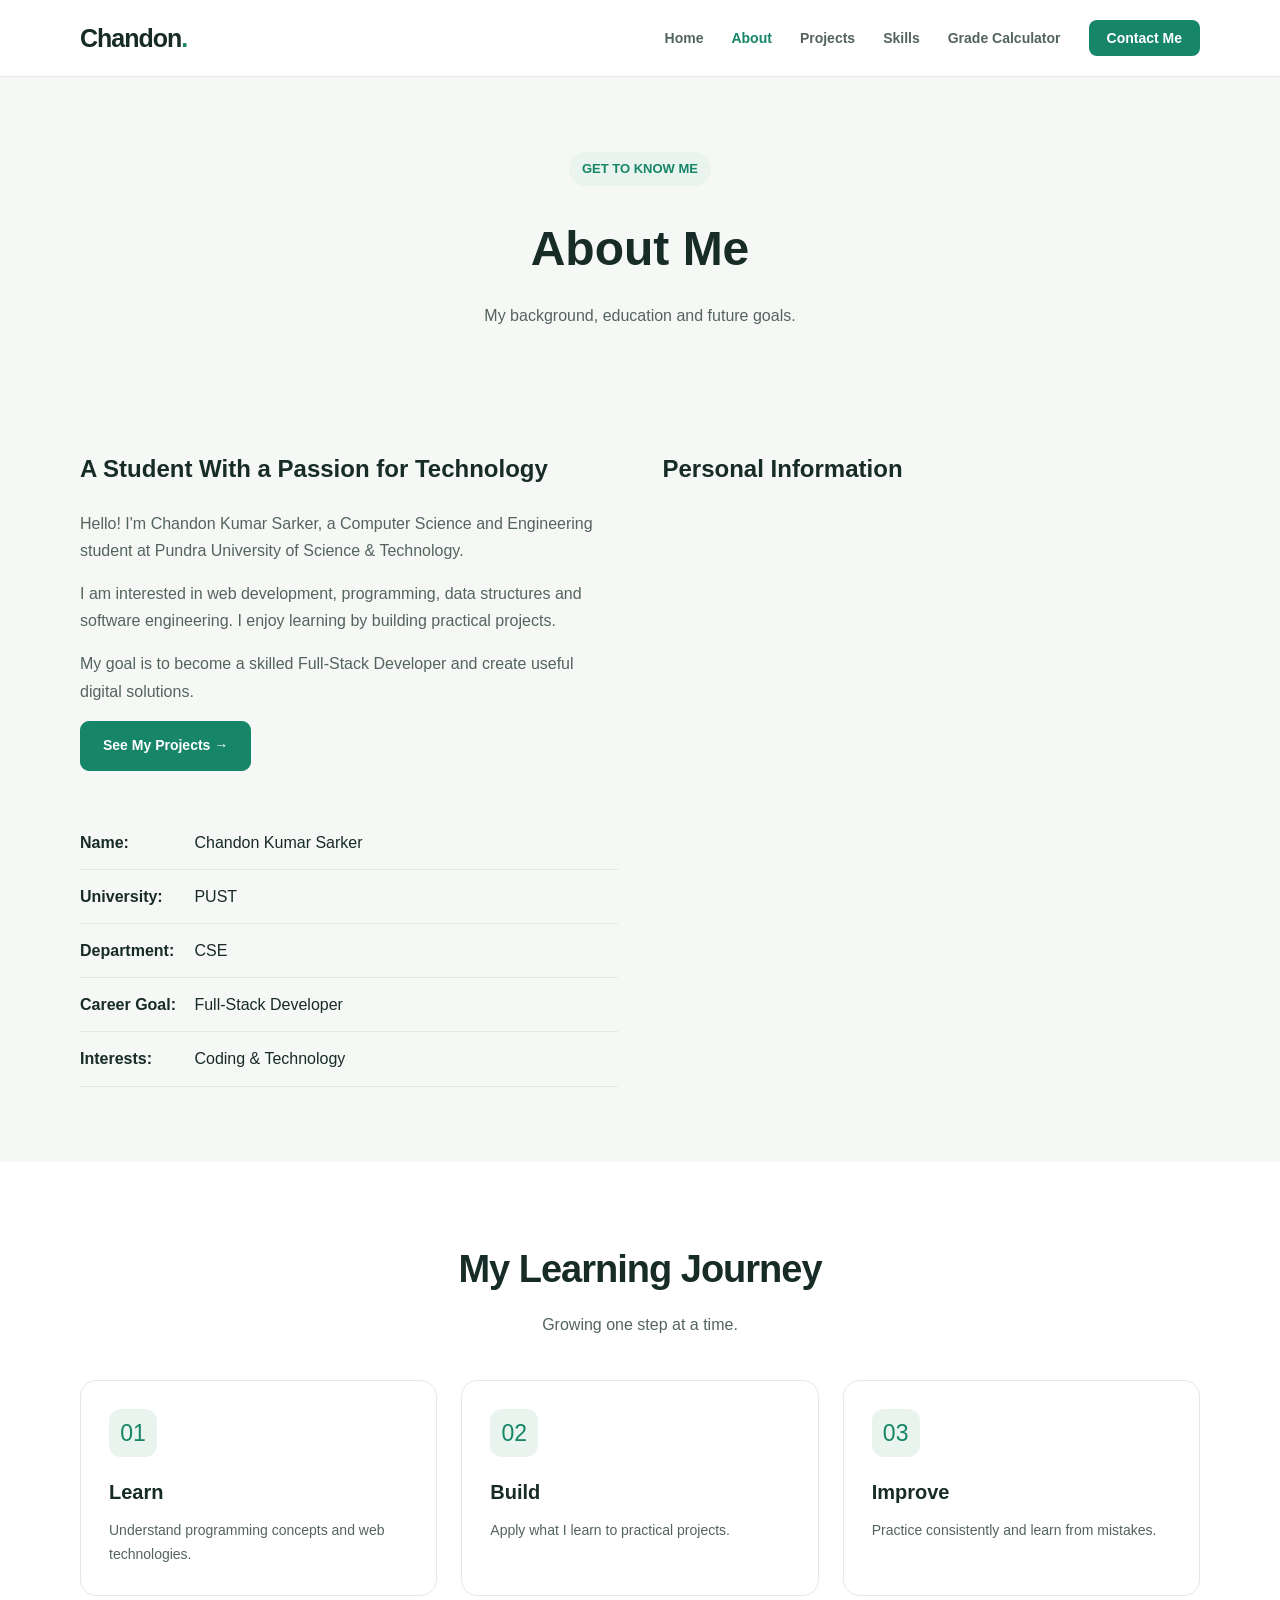
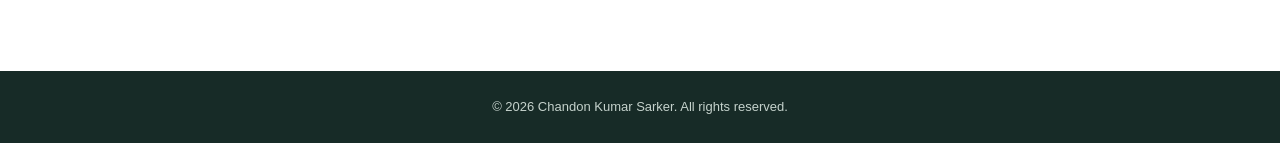
<file: about.html>
<!DOCTYPE html>
<html lang="en">
<head>
    
    <meta charset="UTF-8">
    <meta name="viewport" content="width=device-width, initial-scale=1.0">

   
    <title>About Me | Chandon</title>
 
    <link rel="stylesheet" href="style.css">
</head>
<body>

    
    <header class="navbar">
        <nav class="container nav-inner">

            <a href="index.html" class="logo">Chandon<span>.</span></a>

            
            <ul class="nav-links">
                <li><a href="index.html">Home</a></li>
                <li><a href="about.html" class="active">About</a></li>
                <li><a href="projects.html">Projects</a></li>
                <li><a href="skills.html">Skills</a></li>
                <li><a href="grade.html">Grade Calculator</a></li>
                <li><a href="contact.html" class="nav-contact">Contact Me</a></li>
            </ul>

        </nav>
    </header>

    <main>

    
        <section class="container page-header">
            <span class="eyebrow">GET TO KNOW ME</span>
            <h1>About Me</h1>
            <p>My background, education and future goals.</p>
        </section>

       
        <section class="section">
            <div class="container about-layout">
 
                <div>
                    <h2 style="margin-bottom: 20px;">
                        A Student With a Passion for Technology
                    </h2>

                    <p>
                        Hello! I'm Chandon Kumar Sarker, a Computer Science
                        and Engineering student at Pundra University of
                        Science & Technology.
                    </p>

                    <p>
                        I am interested in web development, programming,
                        data structures and software engineering.
                        I enjoy learning by building practical projects.
                    </p>

                    <p >
                        My goal is to become a skilled Full-Stack Developer
                        and create useful digital solutions.
                    </p>

                 
                    <a  href="projects.html" class="btn btn-primary">
                        See My Projects →
                    </a>
                </div>

                
                    <h2 style="margin-bottom: 18px;">
                        Personal Information
                    </h2>

                    <ul class="info-list">
                        <li>
                            <strong>Name:</strong>
                            Chandon Kumar Sarker
                        </li>
                        <li>
                            <strong>University:</strong>
                            PUST
                        </li>
                        <li>
                            <strong>Department:</strong>
                            CSE
                        </li>
                        <li>
                            <strong>Career Goal:</strong>
                            Full-Stack Developer
                        </li>
                        <li>
                            <strong>Interests:</strong>
                            Coding & Technology
                        </li>
                    </ul>
                </div>

            </div>
        </section>
 
        <section class="section section-white ">
            <div class="container">

                <div class="section-heading">
                    <h2>My Learning Journey</h2>
                    <p>Growing one step at a time.</p>
                </div>

                <div class="grid-3">

                    
                    <article class="card">
                        <div class="card-icon">01</div>
                        <h3>Learn</h3>
                        <p>
                            Understand programming concepts
                            and web technologies.
                        </p>
                    </article>
 
                    <article class="card">
                        <div class="card-icon">02</div>
                        <h3>Build</h3>
                        <p>
                            Apply what I learn to practical projects.
                        </p>
                    </article>

                
                    <article class="card">
                        <div class="card-icon">03</div>
                        <h3>Improve</h3>
                        <p>
                            Practice consistently and learn from mistakes.
                        </p>
                    </article>

                </div>
            </div>
        </section>

    </main>
    <footer class="footer">
        <div class="container">
            <p>© 2026 Chandon Kumar Sarker. All rights reserved.</p>
        </div>
    </footer>

</body>
</html>
</file>
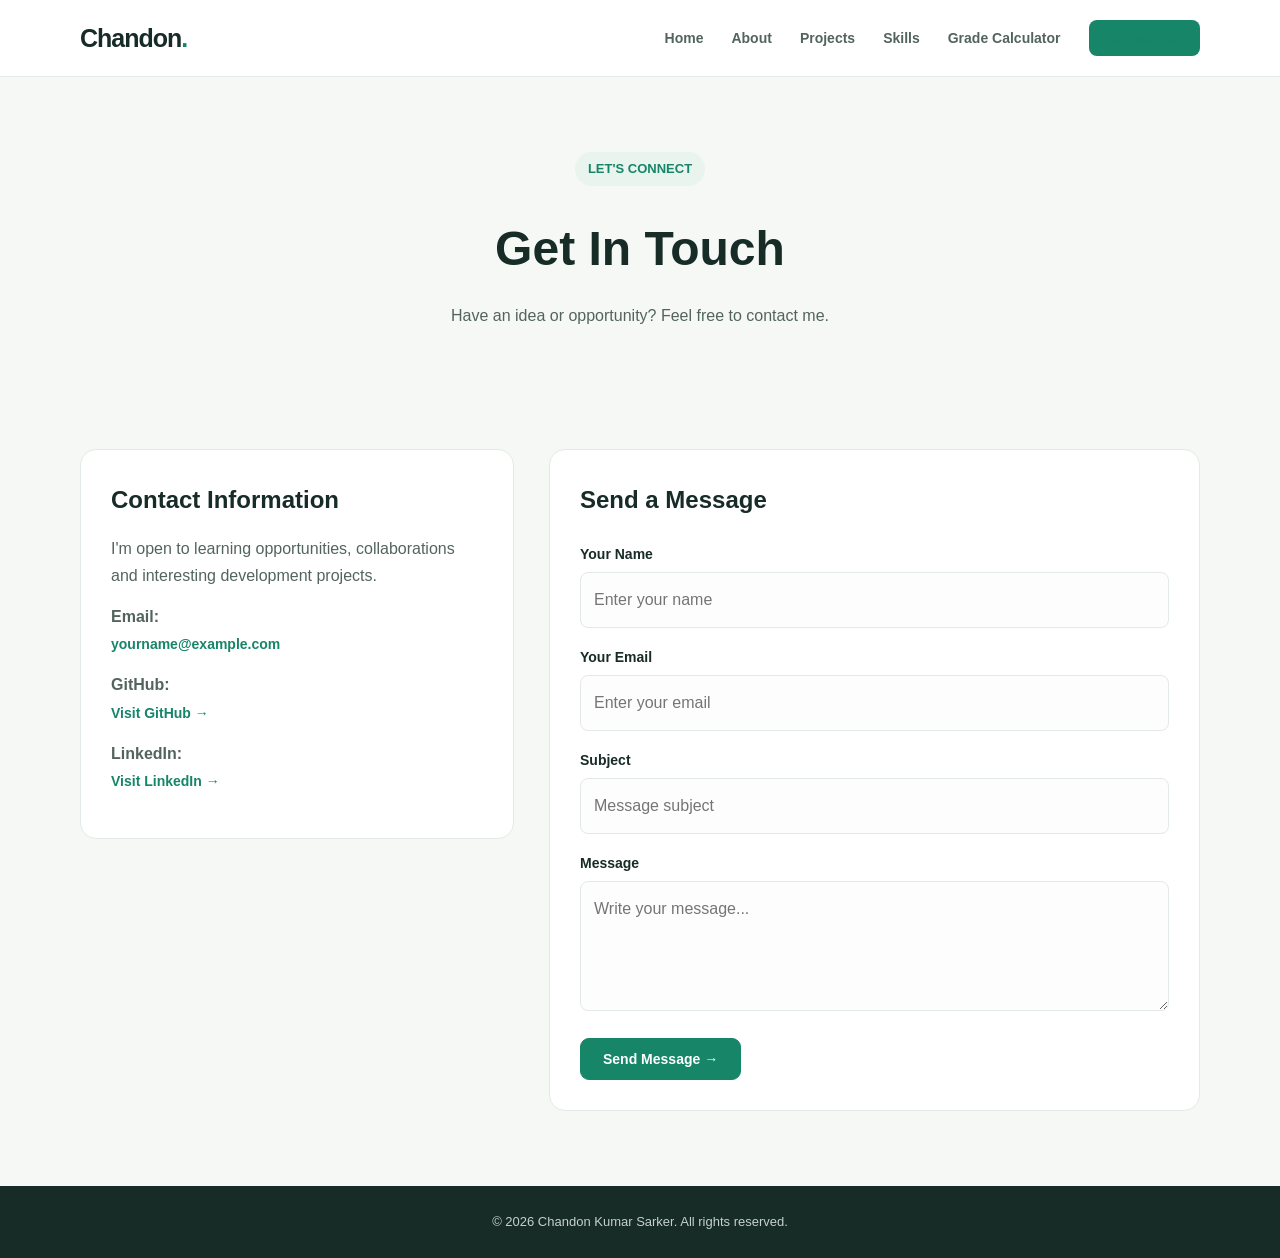
<file: contact.html>
<!DOCTYPE html>
<html lang="en">
<head>
     
    <meta charset="UTF-8">
    <meta name="viewport" content="width=device-width, initial-scale=1.0">

    <title>Contact | Chandon</title>

    
    <link rel="stylesheet" href="style.css">
</head>
<body>
 
    <header class="navbar">
        <nav class="container nav-inner">

            <a href="index.html" class="logo">Chandon<span>.</span></a>

            <ul class="nav-links">
                <li><a href="index.html">Home</a></li>
                <li><a href="about.html">About</a></li>
                <li><a href="projects.html">Projects</a></li>
                <li><a href="skills.html">Skills</a></li>
                <li><a href="grade.html">Grade Calculator</a></li>
                <li>
                    <a href="contact.html" class="nav-contact active">
                        Contact Me
                    </a>
                </li>
            </ul>

        </nav>
    </header>

    <main>
 
        <section class="container page-header">
            <span class="eyebrow">LET'S CONNECT</span>
            <h1>Get In Touch</h1>
            <p>Have an idea or opportunity? Feel free to contact me.</p>
        </section>
 
        <section class="section">
            <div class="container contact-layout">

                
                <div class="contact-info">
                    <h2>Contact Information</h2>

                    <p>
                        I'm open to learning opportunities,
                        collaborations and interesting development projects.
                    </p>

                     
                    <p>
                        <strong>Email:</strong><br>
                        <a class="text-link"
                           href="mailto:yourname@example.com">
                            yourname@example.com
                        </a>
                    </p>

                 
                    <p>
                        <strong>GitHub:</strong><br>
                        <a class="text-link"
                           href="https://github.com/"
                           target="_blank"
                           rel="noopener noreferrer">
                            Visit GitHub →
                        </a>
                    </p>

                  
                    <p>
                        <strong>LinkedIn:</strong><br>
                        <a class="text-link"
                           href="https://www.linkedin.com/"
                           target="_blank"
                           rel="noopener noreferrer">
                            Visit LinkedIn →
                        </a>
                    </p>
                </div>
 
                <form class="contact-form" action="#" method="post">

                    <h2 style="margin-bottom: 22px;">
                        Send a Message
                    </h2>

                    
                    <label for="name">Your Name</label>
                    <input
                        type="text"
                        id="name"
                        name="name"
                        placeholder="Enter your name"
                        required>

                
                    <label for="email">Your Email</label>
                    <input
                        type="email"
                        id="email"
                        name="email"
                        placeholder="Enter your email"
                        required>

                    <label for="subject">Subject</label>
                    <input
                        type="text"
                        id="subject"
                        name="subject"
                        placeholder="Message subject"
                        required>

                    <label for="message">Message</label>
                    <textarea
                        id="message"
                        name="message"
                        placeholder="Write your message..."
                        required></textarea>

                    
                    <button type="submit" class="btn btn-primary">
                        Send Message →
                    </button>

                </form>

            </div>
        </section>

    </main>

  
    <footer class="footer">
        <div class="container">
            <p>© 2026 Chandon Kumar Sarker. All rights reserved.</p>
        </div>
    </footer>

</body>
</html>
</file>
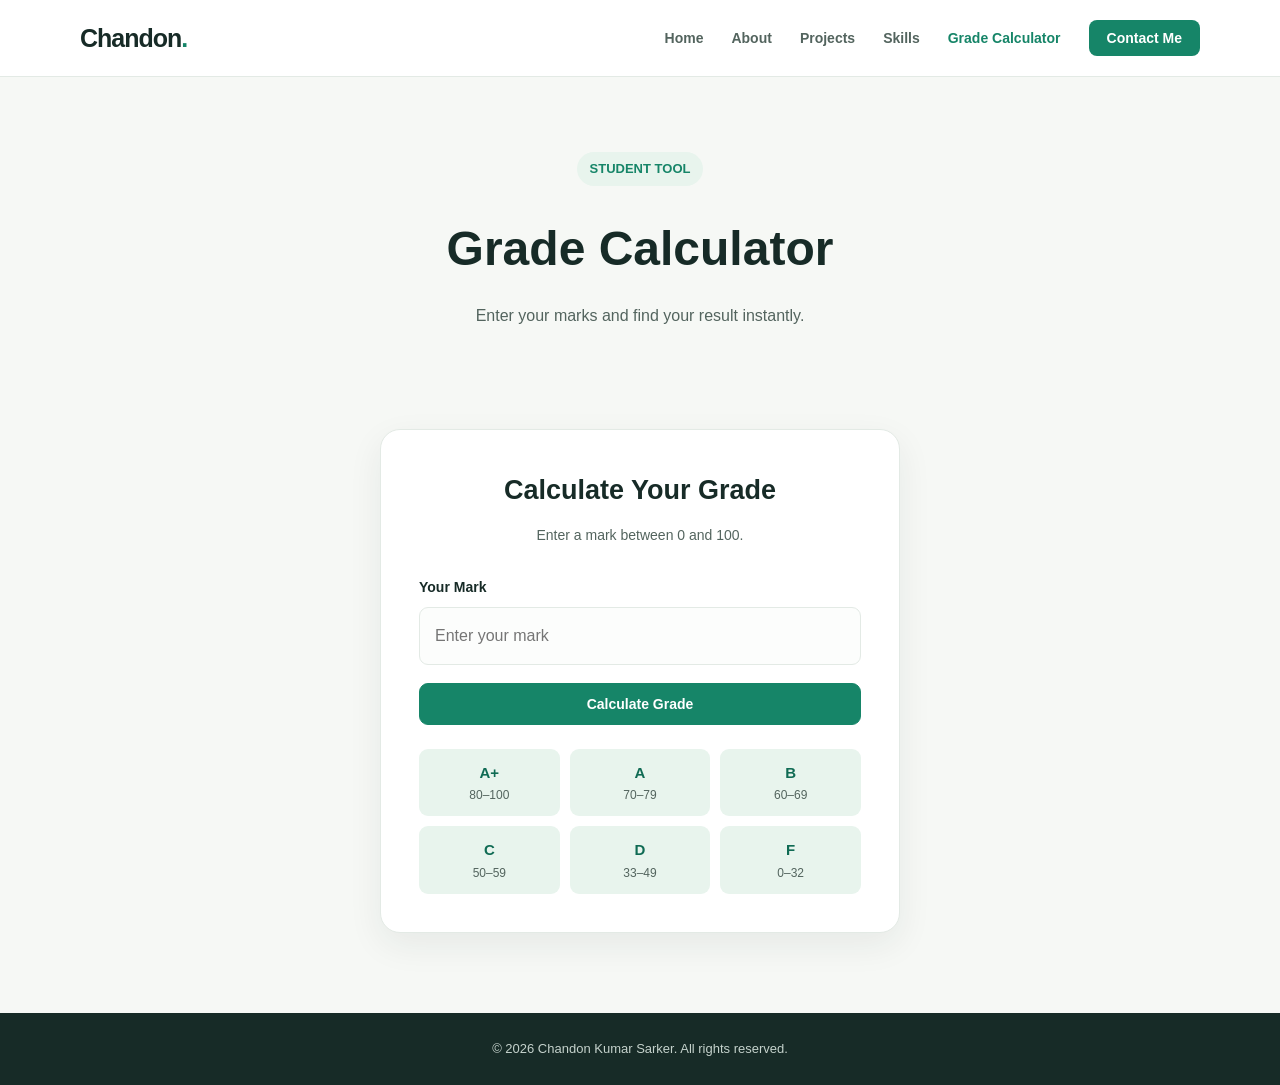
<file: grade.html>
<!DOCTYPE html>
<html lang="en">
<head>
    <meta charset="UTF-8">
    <meta name="viewport" content="width=device-width, initial-scale=1.0">
    <title>Grade Calculator | Chandon</title>
    <link rel="stylesheet" href="style.css">
</head>
<body>
    <header class="navbar">
        <nav class="container nav-inner">
            <a href="index.html" class="logo">Chandon<span>.</span></a>

            <ul class="nav-links">
                <li><a href="index.html">Home</a></li>
                <li><a href="about.html">About</a></li>
                <li><a href="projects.html">Projects</a></li>
                <li><a href="skills.html">Skills</a></li>
                <li><a href="grade.html" class="active">Grade Calculator</a></li>
                <li><a href ="contact.html" class="nav-contact">Contact Me</a></li>
            </ul>
        </nav>
    </header>

    <main>
        <section class="container page-header">
            <span class="eyebrow">STUDENT TOOL</span>
            <h1>Grade Calculator</h1>
            <p>Enter your marks and find your result instantly.</p>
        </section>

        <section class="container grade-section">
            <div class="grade-card">
                <h2>Calculate Your Grade</h2>
                <p class="grade-description">
                    Enter a mark between 0 and 100.
                </p>

                <div class="grade-form">
                    <label for="mark">Your Mark</label>
                    <input
                        type="number"
                        id="mark"
                        min="0"
                        max="100"
                        step="any"
                        placeholder="Enter your mark"
                    >

                    <button type="button" id="btn" class="btn btn-primary">
                        Calculate Grade
                    </button>
                </div>

                <div id="out" class="result" aria-live="polite"></div>

                <div class="grade-scale">
                    <div><strong>A+</strong>80–100</div>
                    <div><strong>A</strong>70–79</div>
                    <div><strong>B</strong>60–69</div>
                    <div><strong>C</strong>50–59</div>
                    <div><strong>D</strong>33–49</div>
                    <div><strong>F</strong>0–32</div>
                </div>
            </div>
        </section>
    </main>

    <footer class="footer">
        <div class="container">
            <p>© 2026 Chandon Kumar Sarker. All rights reserved.</p>
        </div>
    </footer>

    <script src="grade.js"></script>
</body>
</html>
</file>
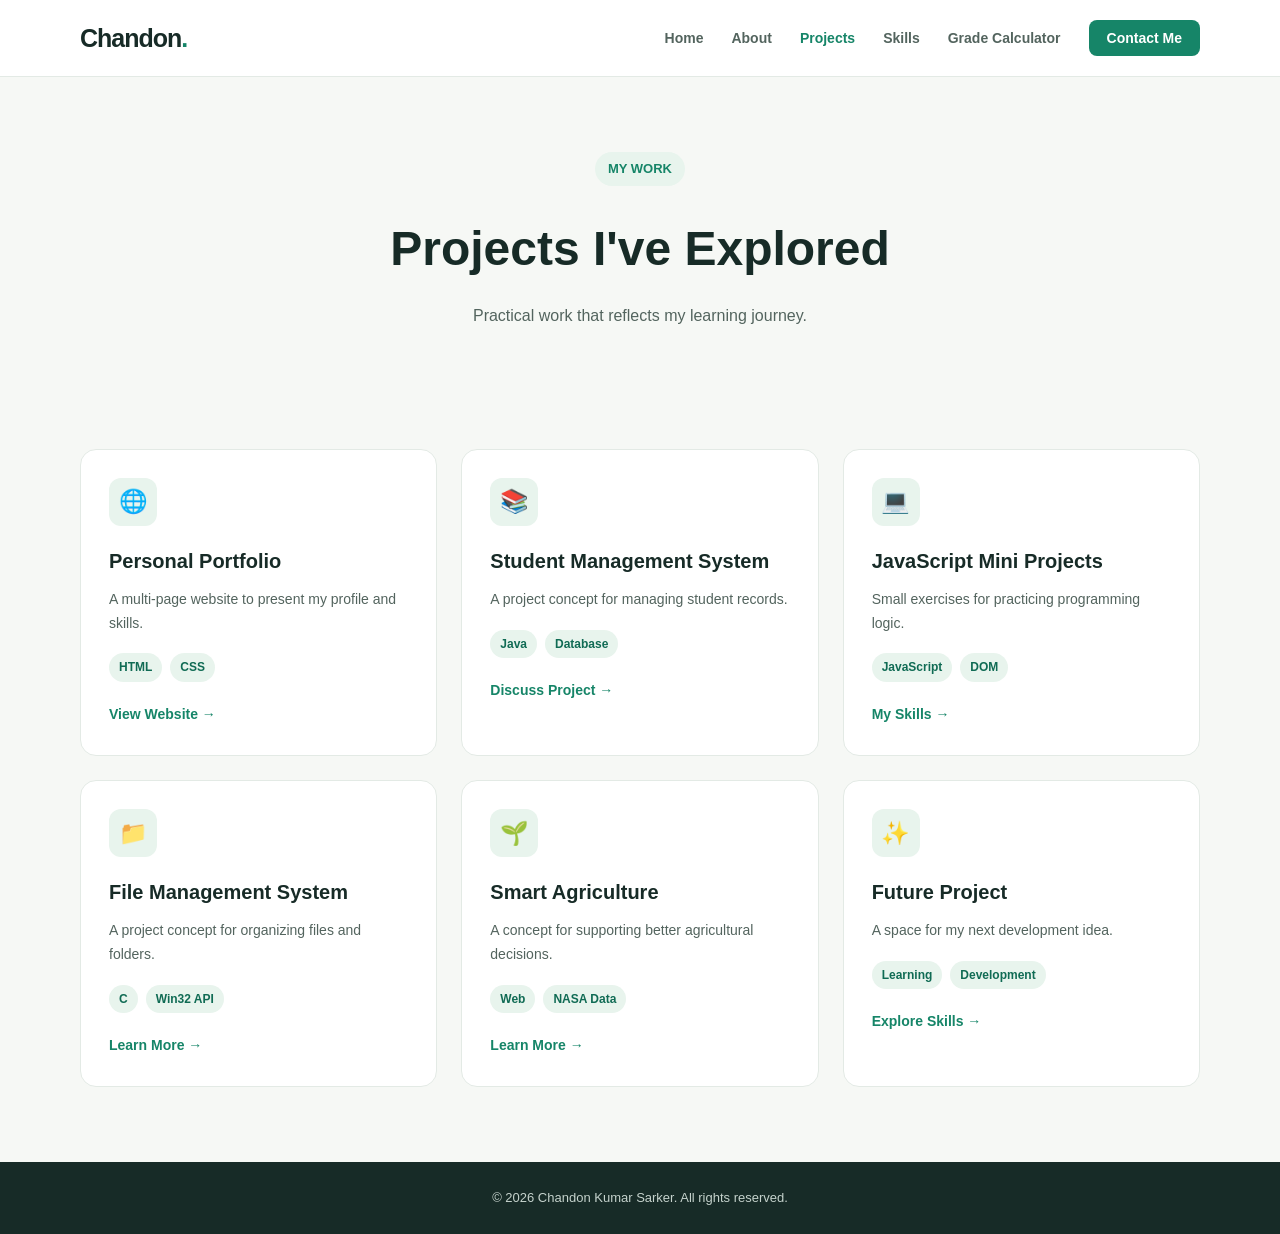
<file: projects.html>
<!DOCTYPE html>
<html lang="en">
<head>
    <meta charset="UTF-8">
    <meta name="viewport" content="width=device-width, initial-scale=1.0">

    <title>Projects | Chandon</title>
 
    <link rel="stylesheet" href="style.css">
</head>
<body>
 
    <header  class="navbar">
        <nav class="container nav-inner">

            <a href="index.html" class="logo">Chandon<span>.</span></a>

            <ul class="nav-links">
                <li><a href="index.html">Home</a></li>
                <li><a href="about.html">About</a></li>
                <li><a href="projects.html" class="active">Projects</a></li>
                <li><a href="skills.html">Skills</a></li>
                <li><a href="grade.html">Grade Calculator</a></li>
                <li><a href="contact.html" class="nav-contact">Contact Me</a></li>
            </ul>

        </nav>
    </header>

    <main>

        
        <section class="container page-header">
            <span class="eyebrow">MY WORK</span>
            <h1>Projects I've Explored</h1>
            <p>Practical work that reflects my learning journey.</p>
        </section>
 
        <section class="section">
            <div class="container grid-3">

                 
                <article class="card">
                    <div class="card-icon">🌐</div>
                    <h3>Personal Portfolio</h3>
                    <p>
                        A multi-page website to present my profile and skills.
                    </p>

                    <div class="project-tags">
                        <span>HTML</span>
                        <span>CSS</span>
                    </div>

                    <a href="index.html" class="text-link">
                        View Website →
                    </a>
                </article>
 
                <article class="card">
                    <div class="card-icon">📚</div>
                    <h3>Student Management System</h3>
                    <p>
                        A project concept for managing student records.
                    </p>

                    <div class="project-tags">
                        <span>Java</span>
                        <span>Database</span>
                    </div>

                    <a href="contact.html" class="text-link">
                        Discuss Project →
                    </a>
                </article>

                 
                <article class="card">
                    <div class="card-icon">💻</div>
                    <h3>JavaScript Mini Projects</h3>
                    <p>
                        Small exercises for practicing programming logic.
                    </p>

                    <div class="project-tags">
                        <span>JavaScript</span>
                        <span>DOM</span>
                    </div>

                    <a href="skills.html" class="text-link">
                        My Skills →
                    </a>
                </article>

               
                <article class="card">
                    <div class="card-icon">📁</div>
                    <h3>File Management System</h3>
                    <p>
                        A project concept for organizing files and folders.
                    </p>

                    <div class="project-tags">
                        <span>C</span>
                        <span>Win32 API</span>
                    </div>

                    <a href="contact.html" class="text-link">
                        Learn More →
                    </a>
                </article>
 
                <article class="card">
                    <div class="card-icon">🌱</div>
                    <h3>Smart Agriculture</h3>
                    <p>
                        A concept for supporting better agricultural decisions.
                    </p>

                    <div class="project-tags">
                        <span>Web</span>
                        <span>NASA Data</span>
                    </div>

                    <a href="contact.html" class="text-link">
                        Learn More →
                    </a>
                </article>

               
                <article class="card">
                    <div class="card-icon">✨</div>
                    <h3>Future Project</h3>
                    <p>
                        A space for my next development idea.
                    </p>

                    <div class="project-tags">
                        <span>Learning</span>
                        <span>Development</span>
                    </div>

                    <a href="skills.html" class="text-link">
                        Explore Skills →
                    </a>
                </article>

            </div>
        </section>

    </main>
 
    <footer class ="footer">
        <div class="container">
            <p>© 2026 Chandon Kumar Sarker. All rights reserved.</p>
        </div>
    </footer>

</body>
</html>
</file>
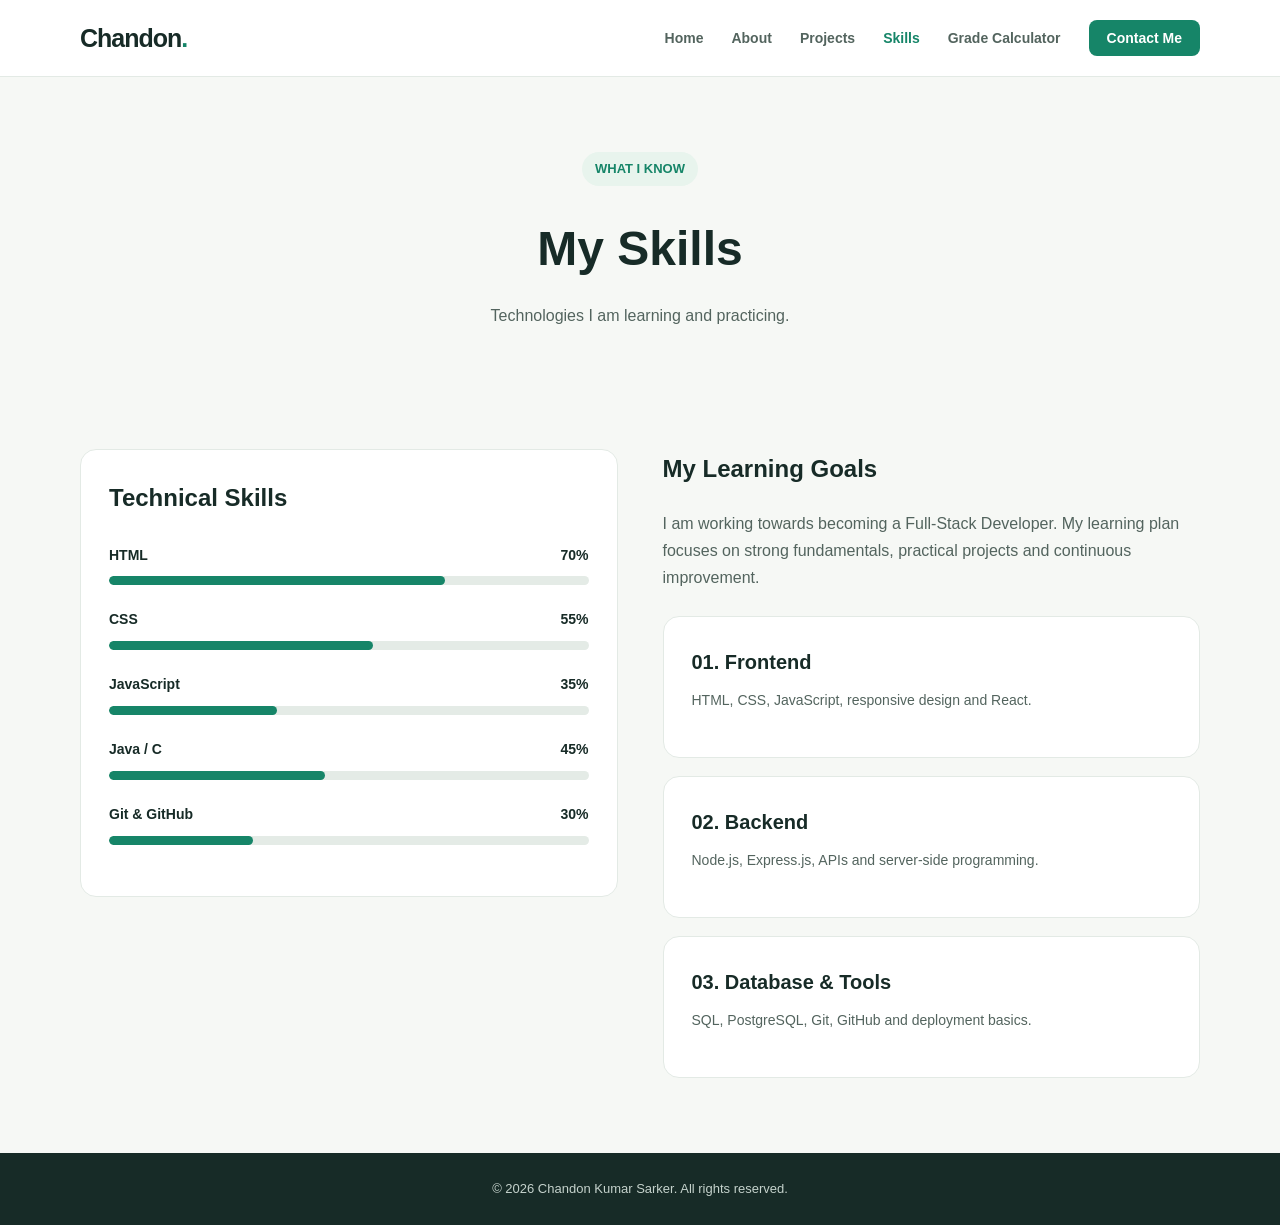
<file: skills.html>
<!DOCTYPE html>
<html lang="en">
<head>
    <meta charset="UTF-8">
    <meta name="viewport" content="width=device-width, initial-scale=1.0">

    <title>Skills | Chandon</title>

    <link rel="stylesheet" href="style.css">
</head>
<body>

    <header class="navbar">
        <nav class="container nav-inner">

            <a href="index.html" class="logo">Chandon<span>.</span></a>

            <ul class="nav-links">
                <li><a href="index.html">Home</a></li>
                <li><a href="about.html">About</a></li>
                <li><a href="projects.html">Projects</a></li>
                <li><a href="skills.html" class="active">Skills</a></li>
                <li><a href="grade.html">Grade Calculator</a></li>
                <li><a href="contact.html" class="nav-contact">Contact Me</a></li>
            </ul>

        </nav>
    </header>

    <main>
        <section class="container page-header">
            <span class="eyebrow">WHAT I KNOW</span>
            <h1>My Skills</h1>
            <p>Technologies I am learning and practicing.</p>
        </section>

        <section class="section">
            <div class="container about-layout">
 
                <div class="card">
                    <h2 style="margin-bottom: 25px;">Technical Skills</h2>

           
                    <div class="skill-item">
                        <div class="skill-label">
                            <span>HTML</span>
                            <span>70%</span>
                        </div>
                        <div class="skill-track">
                            <div class="skill-fill" style="width: 70%;"></div>
                        </div>
                    </div>

                  
                    <div class="skill-item">
                        <div class="skill-label">
                            <span>CSS</span>
                            <span>55%</span>
                        </div>
                        <div class="skill-track">
                            <div class="skill-fill" style="width: 55%;"></div>
                        </div>
                    </div>

                    <div class="skill-item">
                        <div class="skill-label">
                            <span>JavaScript</span>
                            <span>35%</span>
                        </div>
                        <div class="skill-track">
                            <div class="skill-fill" style="width: 35%;"></div>
                        </div>
                    </div>

                     
                    <div class="skill-item">
                        <div class="skill-label">
                            <span>Java / C</span>
                            <span>45%</span>
                        </div>
                        <div class="skill-track">
                            <div class="skill-fill" style="width: 45%;"></div>
                        </div>
                    </div>
 
                    <div class="skill-item">
                        <div class="skill-label">
                            <span>Git & GitHub</span>
                            <span>30%</span>
                        </div>
                        <div class="skill-track">
                            <div class="skill-fill" style="width: 30%;"></div>
                        </div>
                    </div>

                </div>
                <div>
                    <h2 style="margin-bottom: 20px;">My Learning Goals</h2>

                    <p style="color: var(--text); margin-bottom: 25px;">
                        I am working towards becoming a Full-Stack Developer.
                        My learning plan focuses on strong fundamentals,
                        practical projects and continuous improvement.
                    </p>

                    
                    <div class="card" style="margin-bottom: 18px;">
                        <h3>01. Frontend</h3>
                        <p>
                            HTML, CSS, JavaScript, responsive design and React.
                         </p>
                    </div>

                   
                    <div  class="card" style="margin-bottom: 18px;">
                        <h3>02. Backend</h3>
                        <p>
                            Node.js, Express.js, APIs and server-side programming.
                        </p>
                    </div>
 
                    <div class="card">
                        <h3>03. Database & Tools</h3>
                        <p>
                            SQL, PostgreSQL, Git, GitHub and deployment basics.
                        </p>
                    </div>

                </div>

            </div>
        </section>

    </main>
    <footer  class="footer">
        <div class="container">
            <p>© 2026 Chandon Kumar Sarker. All rights reserved.</p>
        </div>
    </footer>

</body>
</html>
</file>
<file: style.css>
/* ==================================================
   1. ROOT VARIABLES
   Website-এর common colors এখানে রাখা হয়েছে।
   ================================================== */

:root {
    --primary: #168568;       /* Main green color */
    --primary-dark: #106b54;  /* Dark green for hover */
    --dark: #172b27;           /* Main heading color */
    --text: #53645e;           /* Paragraph color */
    --background: #f6f8f5;     /* Page background */
    --white: #ffffff;          /* White background */
    --border: #e3eae5;         /* Border color */
    --soft-green: #e8f4ed;     /* Light green background */
    --shadow: 0 12px 35px rgba(23, 43, 39, 0.07);
}

/* সব element-এর default margin ও padding reset */
* {
    margin: 0;
    padding: 0;
    box-sizing: border-box;
}

/* Smooth scrolling চালু */
html {
    scroll-behavior: smooth;
}

/* পুরো website-এর default design */
body {
    font-family: "Segoe UI", Arial, sans-serif;
    background: var(--background);
    color: var(--dark);
    line-height: 1.7;
}

/* সব link-এর underline সরানো */
a {
    color: inherit;
    text-decoration: none;
}

/* List-এর bullet সরানো */
ul {
    list-style: none;
}

/* Image container-এর বাইরে যাবে না */
img {
    max-width: 100%;
    display: block;
}

/* Content-এর width ও center alignment */
.container {
    width: min(1120px, 90%);
    margin: auto;
}

/* ==================================================
   2. NAVIGATION BAR
   সব পেজের উপরের menu design।
   ================================================== */

.navbar {
    background: rgba(255, 255, 255, 0.96);
    border-bottom: 1px solid var(--border);
    position: sticky;
    top: 0;
    z-index: 100;
}

/* Logo ও navigation একই লাইনে রাখা */
.nav-inner {
    min-height: 76px;
    display: flex;
    align-items: center;
    justify-content: space-between;
    gap: 24px;
}

/* Website logo */
.logo {
    font-size: 25px;
    font-weight: 800;
    letter-spacing: -1px;
}

/* Logo-এর dot-এর green color */
.logo span {
    color: var(--primary);
}

/* Navigation links-এর layout */
.nav-links {
    display: flex;
    align-items: center;
    gap: 28px;
    flex-wrap: wrap;
}

/* Navigation link-এর default design */
.nav-links a {
    font-size: 14px;
    font-weight: 600;
    color: var(--text);
    transition: 0.25s;
}

/* Hover করলে ও active page-এর link green হবে */
.nav-links a:hover,
.nav-links a.active {
    color: var(--primary);
}

/* Contact button-এর আলাদা design */
.nav-links .nav-contact {
    background: var(--primary);
    color: var(--white);
    padding: 10px 18px;
    border-radius: 8px;
}

/* Contact button hover effect */
.nav-links .nav-contact:hover {
    background: var(--primary-dark);
    color: var(--white);
}

/* ==================================================
   3. HOME PAGE HERO SECTION
   Home page-এর introduction area।
   ================================================== */

.hero {
    min-height: 570px;
    display: grid;
    grid-template-columns: 1.2fr 0.8fr;
    align-items: center;
    gap: 60px;
    padding-top: 65px;
    padding-bottom: 65px;
}

/* ছোট introductory badge */
.eyebrow {
    display: inline-block;
    color: var(--primary);
    background: var(--soft-green);
    padding: 6px 13px;
    border-radius: 30px;
    font-size: 13px;
    font-weight: 700;
    margin-bottom: 22px;
}

/* Main heading-এর size ও spacing */
.hero h1 {
    font-size: clamp(38px, 5vw, 62px);
    line-height: 1.15;
    letter-spacing: -2px;
    margin-bottom: 22px;
}

/* Heading-এর highlighted name */
.hero h1 span {
    color: var(--primary);
}

/* Hero paragraph */
.hero p {
    max-width: 540px;
    color: var(--text);
    font-size: 16px;
    margin-bottom: 28px;
}

/* Hero buttons পাশাপাশি রাখা */
.hero-buttons {
    display: flex;
    flex-wrap: wrap;
    gap: 14px;
}

/* সব button-এর common style */
.btn {
    display: inline-block;
    padding: 12px 22px;
    border: 1px solid var(--primary);
    border-radius: 9px;
    font-weight: 700;
    font-size: 14px;
    transition: 0.25s;
    cursor: pointer;
}

/* Primary button */
.btn-primary {
    background: var(--primary);
    color: var(--white);
}

/* Primary button hover */
.btn-primary:hover {
    background: var(--primary-dark);
    transform: translateY(-2px);
}

/* Outline button */
.btn-outline {
    color: var(--primary);
}

/* Outline button hover */
.btn-outline:hover {
    background: var(--soft-green);
}

/* Hero image-এর design */
.hero-image {
    width: 100%;
    max-width: 340px;
    justify-self: center;
    aspect-ratio: 4 / 5;
    object-fit: cover;
    border-radius: 170px 170px 24px 24px;
    background: var(--soft-green);
    box-shadow: var(--shadow);
}

/* ==================================================
   4. COMMON SECTION STYLES
   বিভিন্ন পেজের section ও heading design।
   ================================================== */

.section {
    padding: 75px 0;
}

/* White background section */
.section-white {
    background: var(--white);
}

/* Section heading center-এ রাখা */
.section-heading {
    text-align: center;
    margin-bottom: 42px;
}

/* Section title */
.section-heading h2 {
    font-size: clamp(28px, 4vw, 38px);
    letter-spacing: -1px;
    margin-bottom: 10px;
}

/* Section description */
.section-heading p {
    color: var(--text);
}

/* About, Projects, Skills ও Contact page-এর title */
.page-header {
    padding: 75px 0 45px;
    text-align: center;
}

/* Page title */
.page-header h1 {
    font-size: clamp(34px, 5vw, 48px);
    margin-bottom: 12px;
}

/* Page description */
.page-header p {
    color: var(--text);
}

/* ==================================================
   5. CARD AND GRID
   Services ও projects-এর card design।
   ================================================== */

/* তিনটি card পাশাপাশি থাকবে */
.grid-3 {
    display: grid;
    grid-template-columns: repeat(3, minmax(0, 1fr));
    gap: 24px;
}

/* Individual card design */
.card {
    padding: 28px;
    background: var(--white);
    border: 1px solid var(--border);
    border-radius: 16px;
    transition: 0.25s;
}

/* Hover করলে card একটু ওপরে উঠবে */
.card:hover {
    transform: translateY(-5px);
    box-shadow: var(--shadow);
}

/* Card icon-এর background ও alignment */
.card-icon {
    width: 48px;
    height: 48px;
    display: grid;
    place-items: center;
    border-radius: 12px;
    background: var(--soft-green);
    color: var(--primary);
    font-size: 23px;
    margin-bottom: 18px;
}

/* Card heading */
.card h3 {
    margin-bottom: 10px;
    font-size: 20px;
}

/* Card paragraph */
.card p {
    color: var(--text);
    font-size: 14px;
}

/* Project technology tags-এর layout */
.project-tags {
    display: flex;
    flex-wrap: wrap;
    gap: 8px;
    margin: 18px 0;
}

/* Individual technology tag */
.project-tags span {
    background: var(--soft-green);
    color: var(--primary-dark);
    padding: 4px 10px;
    border-radius: 20px;
    font-size: 12px;
    font-weight: 600;
}

/* Card-এর ভিতরের text link */
.text-link {
    color: var(--primary);
    font-size: 14px;
    font-weight: 700;
}

/* ==================================================
   6. ABOUT PAGE
   About information ও personal details।
   ================================================== */

/* দুইটি content column */
.about-layout {
    display: grid;
    grid-template-columns: 1fr 1fr;
    gap: 45px;
    align-items: start;
}

/* About paragraph */
.about-layout p {
    color: var(--text);
    margin-bottom: 16px;
}

/* Personal information list */
.info-list li {
    padding: 13px 0;
    border-bottom: 1px solid var(--border);
}

/* Information label-এর width */
.info-list strong {
    display: inline-block;
    min-width: 110px;
}

/* ==================================================
   7. SKILLS PAGE
   Skill progress bar-এর design।
   ================================================== */

/* প্রতিটি skill-এর নিচে spacing */
.skill-item {
    margin-bottom: 23px;
}

/* Skill name ও percentage পাশাপাশি */
.skill-label {
    display: flex;
    justify-content: space-between;
    gap: 10px;
    margin-bottom: 9px;
    font-weight: 600;
    font-size: 14px;
}

/* Progress bar-এর background */
.skill-track {
    height: 9px;
    border-radius: 20px;
    background: #e4ebe6;
    overflow: hidden;
}

/* Skill progress-এর green অংশ */
.skill-fill {
    height: 100%;
    background: var(--primary);
    border-radius: inherit;
}

/* ==================================================
   8. CONTACT PAGE
   Contact details ও form-এর design।
   ================================================== */

/* Contact information এবং form পাশাপাশি */
.contact-layout {
    display: grid;
    grid-template-columns: 0.8fr 1.2fr;
    gap: 35px;
    align-items: start;
}

/* Contact information ও form-এর common design */
.contact-info,
.contact-form {
    background: var(--white);
    padding: 30px;
    border: 1px solid var(--border);
    border-radius: 16px;
}

/* Contact information paragraph */
.contact-info p {
    color: var(--text);
    margin: 14px 0;
}

/* Form label */
.contact-form label {
    display: block;
    margin-bottom: 6px;
    font-weight: 600;
    font-size: 14px;
}

/* Input ও textarea-এর common design */
.contact-form input,
.contact-form textarea {
    width: 100%;
    padding: 13px;
    margin-bottom: 18px;
    border: 1px solid var(--border);
    border-radius: 8px;
    font: inherit;
    outline: none;
    background: #fcfdfc;
}

/* Input focus করলে green border */
.contact-form input:focus,
.contact-form textarea:focus {
    border-color: var(--primary);
}

/* Message লেখার area */
.contact-form textarea {
    resize: vertical;
    min-height: 130px;
}

/* ==================================================
   9. FOOTER
   সব পেজের নিচের অংশ।
   ================================================== */

.footer {
    background: var(--dark);
    color: var(--white);
    padding: 25px 0;
    text-align: center;
}

/* Footer text */
.footer p {
    color: #c5d2cc;
    font-size: 13px;
}

/* ==================================================
   10. RESPONSIVE DESIGN
   Tablet ও mobile screen-এর জন্য।
   ================================================== */

/* 800px বা তার চেয়ে ছোট screen */
@media (max-width: 800px) {

    /* Navbar-এর logo ও menu vertical হবে */
    .nav-inner {
        padding: 15px 0;
        flex-direction: column;
    }

    /* Menu links center-এ থাকবে */
    .nav-links {
        justify-content: center;
        gap: 15px;
    }

    /* Hero section এক column হবে */
    .hero {
        grid-template-columns: 1fr;
        text-align: center;
        gap: 35px;
    }

    /* Hero paragraph center-এ থাকবে */
    .hero p {
        margin-left: auto;
        margin-right: auto;
    }

    /* Buttons center-এ থাকবে */
    .hero-buttons {
        justify-content: center;
    }

    /* Mobile-এ hero image ছোট হবে */
    .hero-image {
        max-width: 260px;
    }

    /* Card দুই column-এ থাকবে */
    .grid-3 {
        grid-template-columns: repeat(2, minmax(0, 1fr));
    }

    /* About ও Contact এক column হবে */
    .about-layout,
    .contact-layout {
        grid-template-columns: 1fr;
    }
}

/* 520px বা তার চেয়ে ছোট mobile screen */
@media (max-width: 520px) {

    /* Card এক column-এ থাকবে */
    .grid-3 {
        grid-template-columns: 1fr;
    }

    /* Navigation spacing ছোট হবে */
    .nav-links {
        gap: 12px;
    }

    /* Mobile-এ link font ছোট হবে */
    .nav-links a {
        font-size: 12px;
    }

    /* Mobile-এ section padding কমবে */
    .section {
        padding: 50px 0;
    }

    /* Heading-এর letter spacing কমবে */
    .hero h1 {
        letter-spacing: -1px;
    }
}


/* ==================================================
   11. GRADE CALCULATOR PAGE
   Grade Calculator-এর আলাদা interface।
   ================================================== */

.grade-section {
    min-height: 65vh;
    display: grid;
    place-items: center;
    padding: 55px 0 80px;
}

.grade-card {
    width: min(520px, 100%);
    margin: 0 auto;
    padding: 38px;
    background: var(--white);
    border: 1px solid var(--border);
    border-radius: 20px;
    box-shadow: var(--shadow);
}

.grade-card h2 {
    margin-bottom: 10px;
    font-size: 27px;
    text-align: center;
}

.grade-description {
    margin-bottom: 28px;
    color: var(--text);
    text-align: center;
    font-size: 14px;
}

.grade-form label {
    display: block;
    margin-bottom: 8px;
    font-weight: 700;
    font-size: 14px;
}

.grade-form input {
    width: 100%;
    padding: 14px 15px;
    margin-bottom: 18px;
    border: 1px solid var(--border);
    border-radius: 9px;
    outline: none;
    font: inherit;
    background: #fcfdfc;
}

.grade-form input:focus {
    border-color: var(--primary);
    box-shadow: 0 0 0 3px rgba(22, 133, 104, 0.10);
}

.grade-form .btn {
    width: 100%;
}

.result {
    min-height: 54px;
    margin-top: 20px;
    padding: 14px 16px;
    border-radius: 10px;
    text-align: center;
    font-weight: 700;
    overflow-wrap: anywhere;
}

.result:empty {
    display: none;
}

.result.pass {
    color: #106b54;
    background: #e8f4ed;
    border: 1px solid #c9e6d5;
}

.result.fail {
    color: #b42318;
    background: #fff0ef;
    border: 1px solid #f4ceca;
}

.grade-scale {
    display: grid;
    grid-template-columns: repeat(3, 1fr);
    gap: 10px;
    margin-top: 24px;
}

.grade-scale div {
    padding: 11px 8px;
    border-radius: 9px;
    background: var(--soft-green);
    text-align: center;
    font-size: 12px;
    color: var(--text);
}

.grade-scale strong {
    display: block;
    color: var(--primary-dark);
    font-size: 15px;
}

@media (max-width: 520px) {
    .grade-card {
        padding: 25px 20px;
    }

    .grade-scale {
        grid-template-columns: repeat(2, 1fr);
    }
}
</file>
